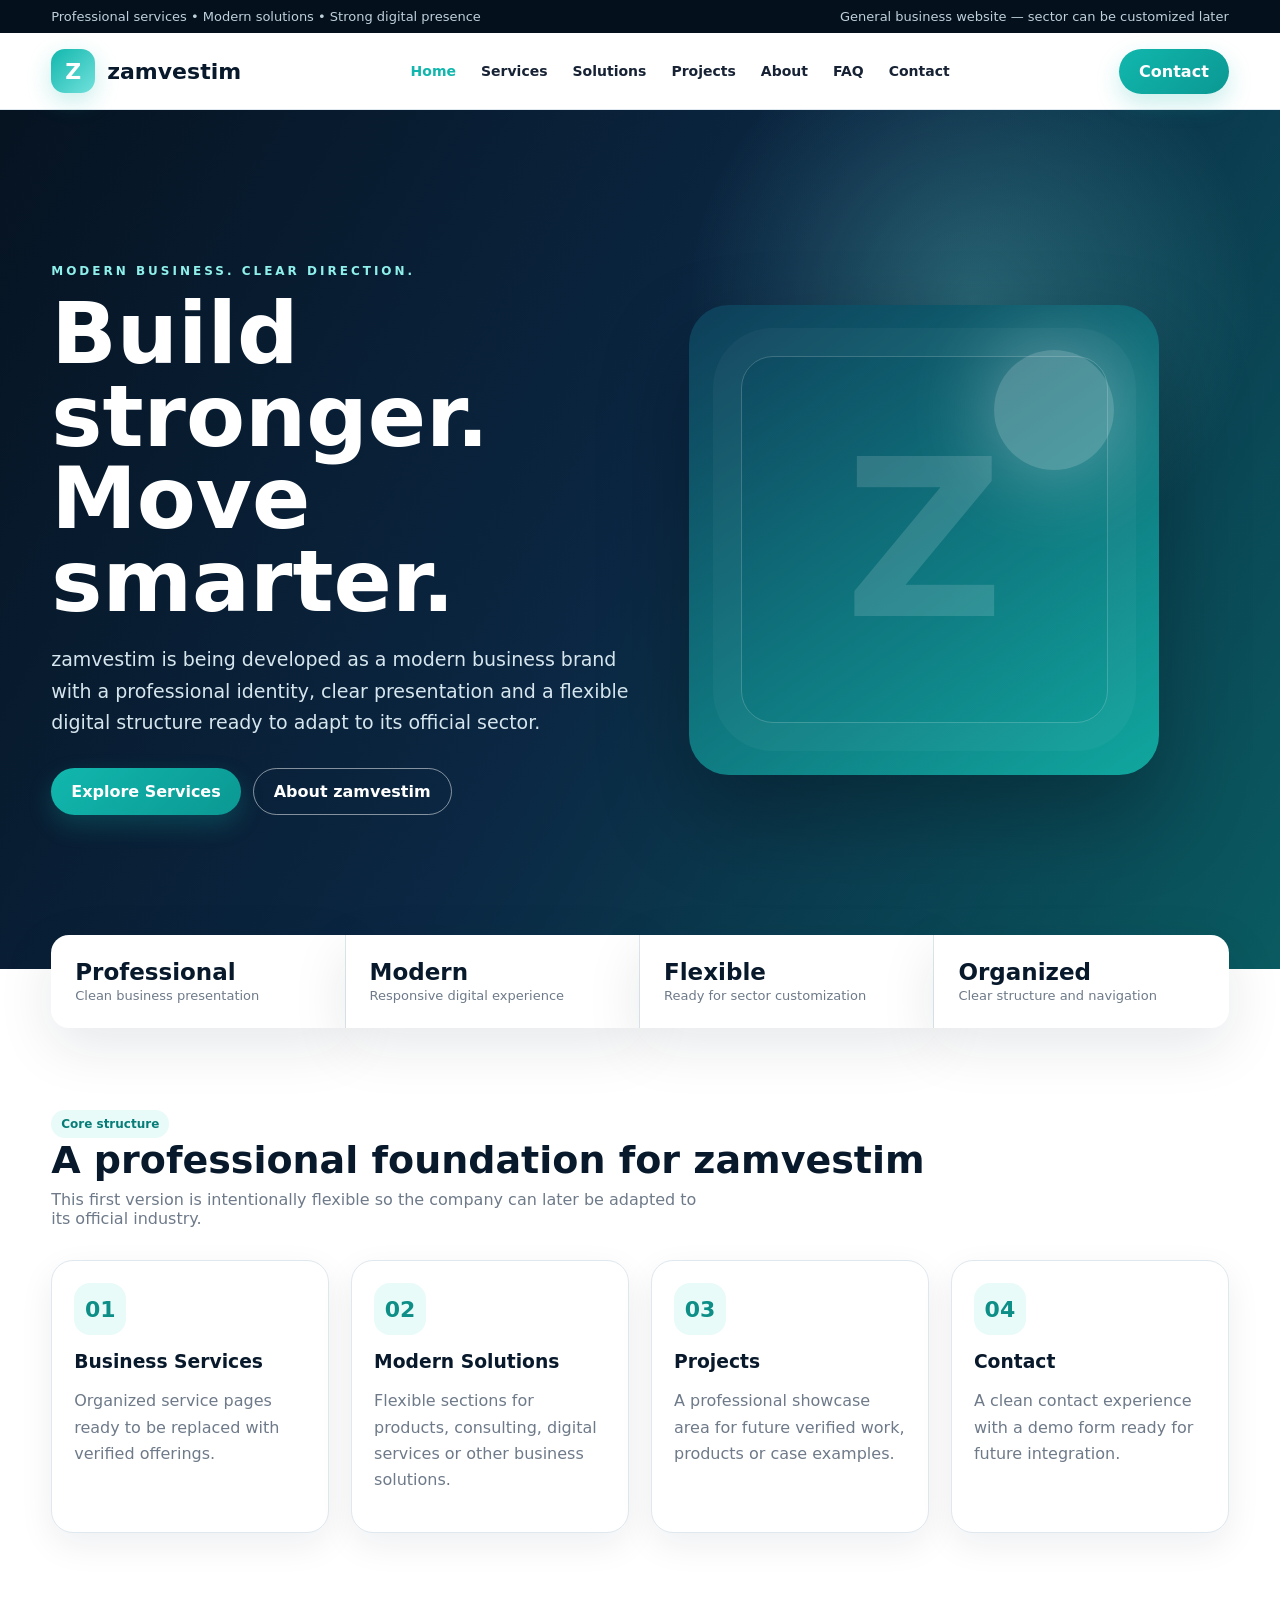
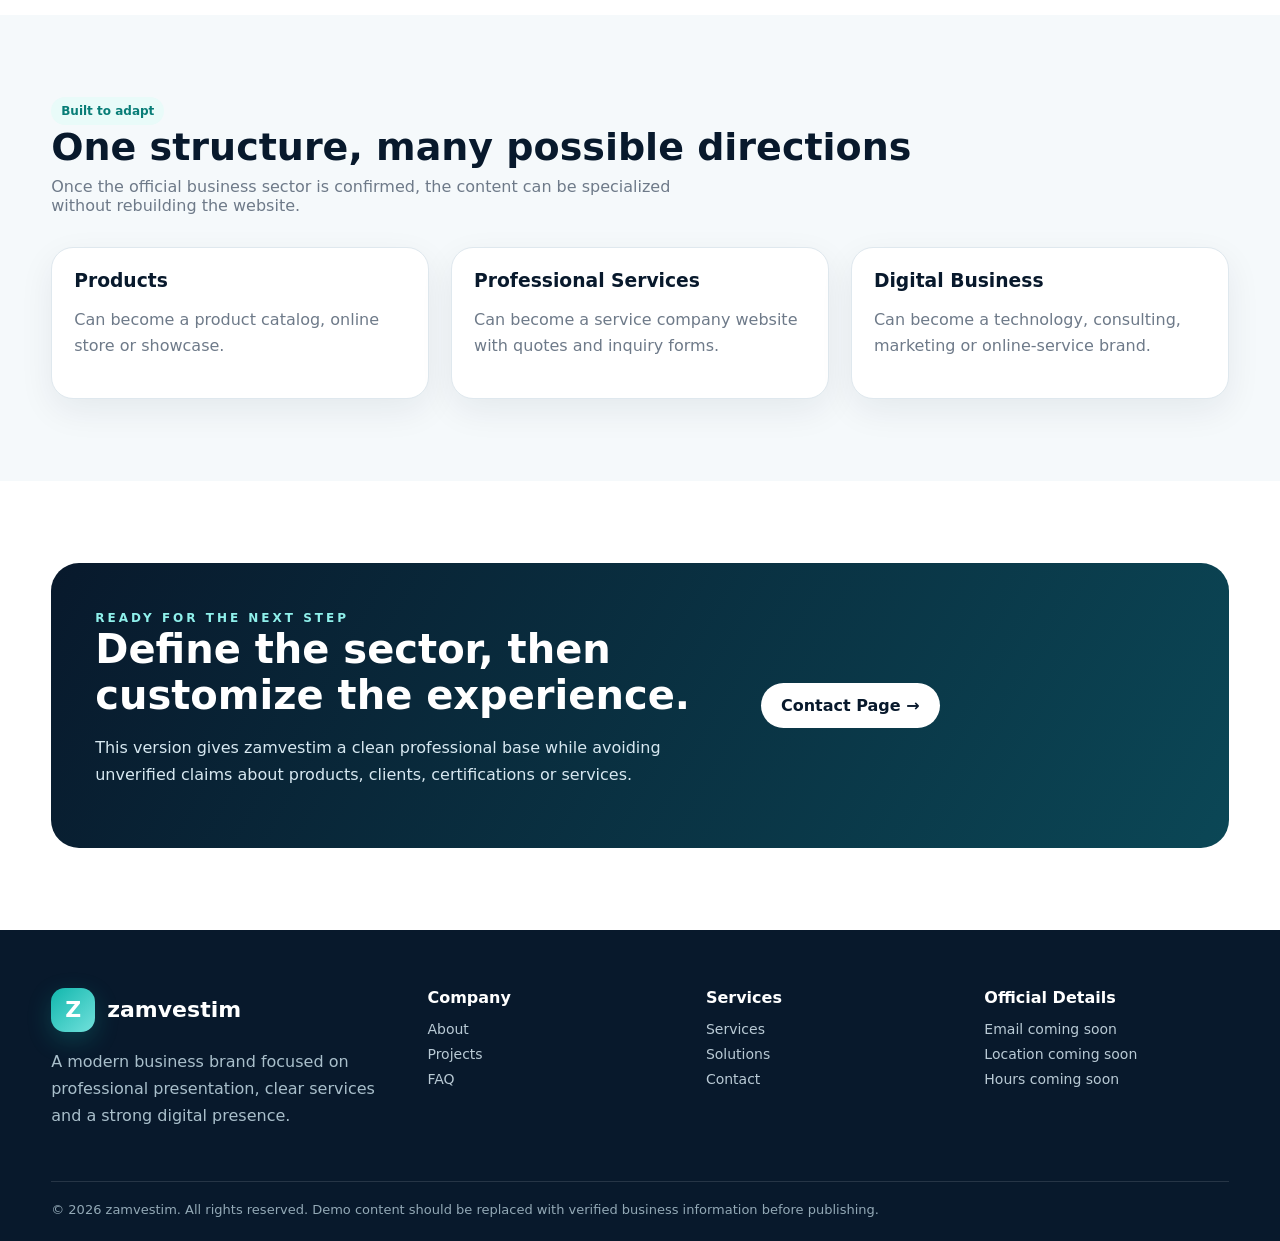
<file: index.html>
<!doctype html><html lang="en"><head><meta charset="utf-8"><meta name="viewport" content="width=device-width,initial-scale=1"><title>Home | zamvestim</title><meta name="description" content="zamvestim modern business services and professional solutions."><link rel="icon" href="favicon.svg"><link rel="stylesheet" href="styles.css"></head><body>
<div class="topbar"><div class="container"><span>Professional services • Modern solutions • Strong digital presence</span><span>General business website — sector can be customized later</span></div></div>
<header><div class="container nav">
<a class="brand" href="index.html"><span class="logo">Z</span> zamvestim</a>
<nav><a class="active" href="index.html">Home</a><a class="" href="services.html">Services</a><a class="" href="solutions.html">Solutions</a><a class="" href="projects.html">Projects</a><a class="" href="about.html">About</a><a class="" href="faq.html">FAQ</a><a class="" href="contact.html">Contact</a></nav>
<a class="btn btn-primary" href="contact.html">Contact</a>
</div></header>
<section class="hero"><div class="container wrap">
<div><div class="eyebrow">Modern business. Clear direction.</div><h1>Build stronger.<br>Move smarter.</h1><p>zamvestim is being developed as a modern business brand with a professional identity, clear presentation and a flexible digital structure ready to adapt to its official sector.</p>
<div class="hero-actions"><a class="btn btn-primary" href="services.html">Explore Services</a><a class="btn btn-outline" href="about.html">About zamvestim</a></div></div>
<div class="visual"><div class="orb"></div></div></div></section>
<div class="container stats"><div class="stat"><strong>Professional</strong><span>Clean business presentation</span></div><div class="stat"><strong>Modern</strong><span>Responsive digital experience</span></div><div class="stat"><strong>Flexible</strong><span>Ready for sector customization</span></div><div class="stat"><strong>Organized</strong><span>Clear structure and navigation</span></div></div>
<section><div class="container"><div class="section-head"><div><span class="tag">Core structure</span><h2>A professional foundation for zamvestim</h2><p>This first version is intentionally flexible so the company can later be adapted to its official industry.</p></div></div>
<div class="grid grid-4">
<div class="card"><div class="card-body"><div class="icon">01</div><h3>Business Services</h3><p>Organized service pages ready to be replaced with verified offerings.</p></div></div>
<div class="card"><div class="card-body"><div class="icon">02</div><h3>Modern Solutions</h3><p>Flexible sections for products, consulting, digital services or other business solutions.</p></div></div>
<div class="card"><div class="card-body"><div class="icon">03</div><h3>Projects</h3><p>A professional showcase area for future verified work, products or case examples.</p></div></div>
<div class="card"><div class="card-body"><div class="icon">04</div><h3>Contact</h3><p>A clean contact experience with a demo form ready for future integration.</p></div></div>
</div></div></section>
<section class="soft"><div class="container"><div class="section-head"><div><span class="tag">Built to adapt</span><h2>One structure, many possible directions</h2><p>Once the official business sector is confirmed, the content can be specialized without rebuilding the website.</p></div></div>
<div class="grid grid-3">
<div class="card"><div class="card-body"><h3>Products</h3><p>Can become a product catalog, online store or showcase.</p></div></div>
<div class="card"><div class="card-body"><h3>Professional Services</h3><p>Can become a service company website with quotes and inquiry forms.</p></div></div>
<div class="card"><div class="card-body"><h3>Digital Business</h3><p>Can become a technology, consulting, marketing or online-service brand.</p></div></div>
</div></div></section>
<section><div class="container"><div class="band"><div><span class="eyebrow">Ready for the next step</span><h2>Define the sector, then customize the experience.</h2><p>This version gives zamvestim a clean professional base while avoiding unverified claims about products, clients, certifications or services.</p></div><div><a class="btn btn-light" href="contact.html">Contact Page →</a></div></div></div></section>

<footer><div class="container"><div class="footer-grid">
<div><div class="brand" style="color:#fff"><span class="logo">Z</span> zamvestim</div><p style="color:#a9bfcb;line-height:1.7;max-width:360px">A modern business brand focused on professional presentation, clear services and a strong digital presence.</p></div>
<div><h4>Company</h4><a href="about.html">About</a><a href="projects.html">Projects</a><a href="faq.html">FAQ</a></div>
<div><h4>Services</h4><a href="services.html">Services</a><a href="solutions.html">Solutions</a><a href="contact.html">Contact</a></div>
<div><h4>Official Details</h4><a href="#">Email coming soon</a><a href="#">Location coming soon</a><a href="#">Hours coming soon</a></div>
</div><div class="copyright">© 2026 zamvestim. All rights reserved. Demo content should be replaced with verified business information before publishing.</div></div></footer><script src="script.js"></script></body></html>
</file>
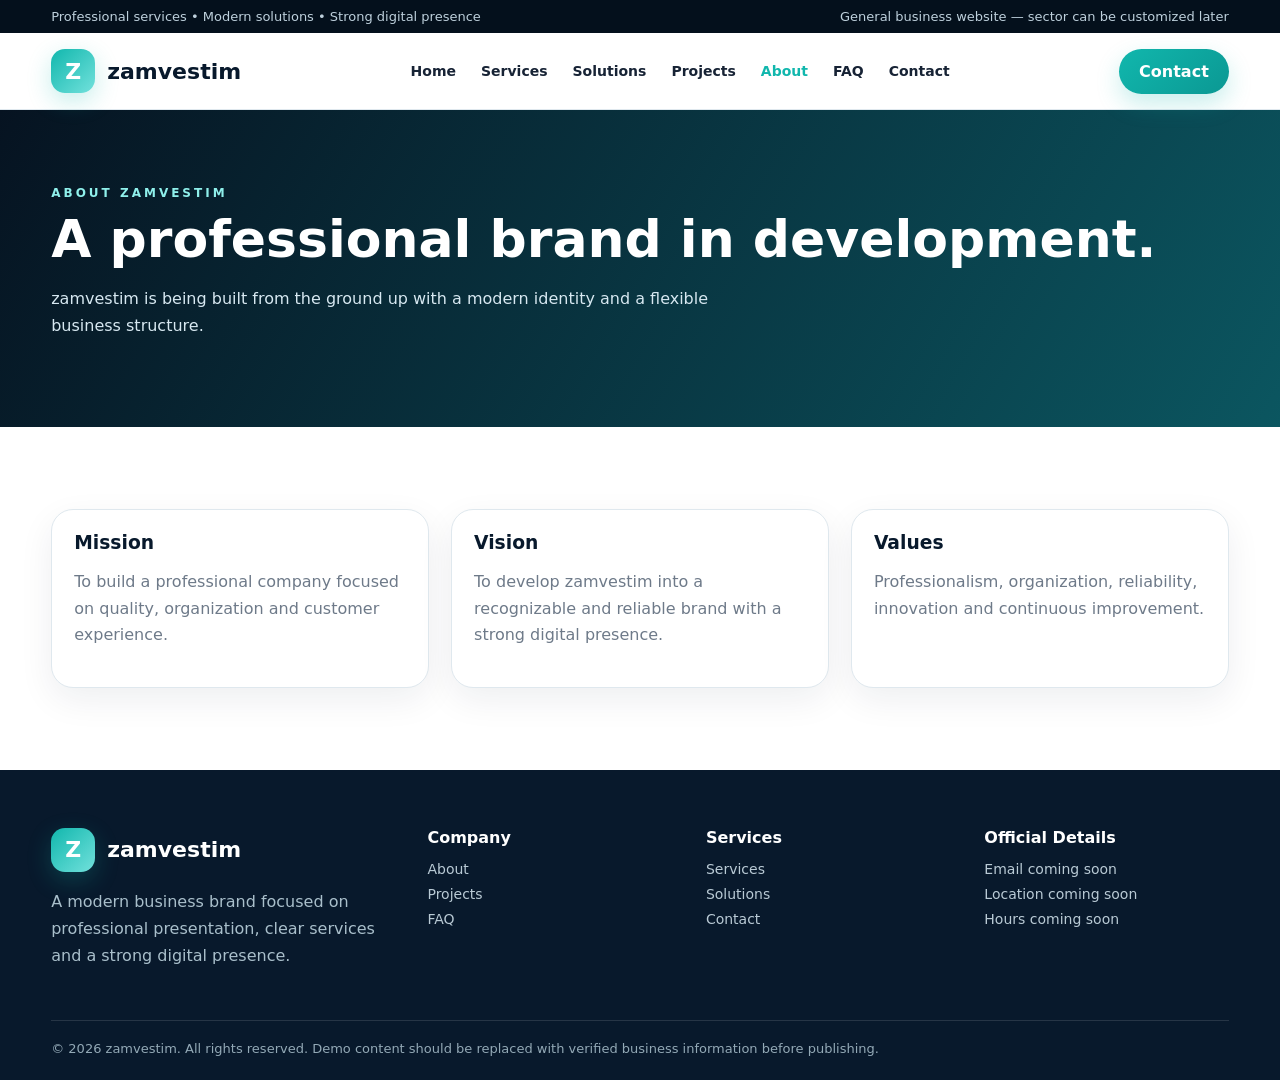
<file: about.html>
<!doctype html><html lang="en"><head><meta charset="utf-8"><meta name="viewport" content="width=device-width,initial-scale=1"><title>About | zamvestim</title><meta name="description" content="zamvestim modern business services and professional solutions."><link rel="icon" href="favicon.svg"><link rel="stylesheet" href="styles.css"></head><body>
<div class="topbar"><div class="container"><span>Professional services • Modern solutions • Strong digital presence</span><span>General business website — sector can be customized later</span></div></div>
<header><div class="container nav">
<a class="brand" href="index.html"><span class="logo">Z</span> zamvestim</a>
<nav><a class="" href="index.html">Home</a><a class="" href="services.html">Services</a><a class="" href="solutions.html">Solutions</a><a class="" href="projects.html">Projects</a><a class="active" href="about.html">About</a><a class="" href="faq.html">FAQ</a><a class="" href="contact.html">Contact</a></nav>
<a class="btn btn-primary" href="contact.html">Contact</a>
</div></header>
<section class="page-hero"><div class="container"><span class="eyebrow">About zamvestim</span><h1>A professional brand in development.</h1><p>zamvestim is being built from the ground up with a modern identity and a flexible business structure.</p></div></section>
<section><div class="container"><div class="grid grid-3">
<div class="card"><div class="card-body"><h3>Mission</h3><p>To build a professional company focused on quality, organization and customer experience.</p></div></div>
<div class="card"><div class="card-body"><h3>Vision</h3><p>To develop zamvestim into a recognizable and reliable brand with a strong digital presence.</p></div></div>
<div class="card"><div class="card-body"><h3>Values</h3><p>Professionalism, organization, reliability, innovation and continuous improvement.</p></div></div>
</div></div></section>

<footer><div class="container"><div class="footer-grid">
<div><div class="brand" style="color:#fff"><span class="logo">Z</span> zamvestim</div><p style="color:#a9bfcb;line-height:1.7;max-width:360px">A modern business brand focused on professional presentation, clear services and a strong digital presence.</p></div>
<div><h4>Company</h4><a href="about.html">About</a><a href="projects.html">Projects</a><a href="faq.html">FAQ</a></div>
<div><h4>Services</h4><a href="services.html">Services</a><a href="solutions.html">Solutions</a><a href="contact.html">Contact</a></div>
<div><h4>Official Details</h4><a href="#">Email coming soon</a><a href="#">Location coming soon</a><a href="#">Hours coming soon</a></div>
</div><div class="copyright">© 2026 zamvestim. All rights reserved. Demo content should be replaced with verified business information before publishing.</div></div></footer><script src="script.js"></script></body></html>
</file>
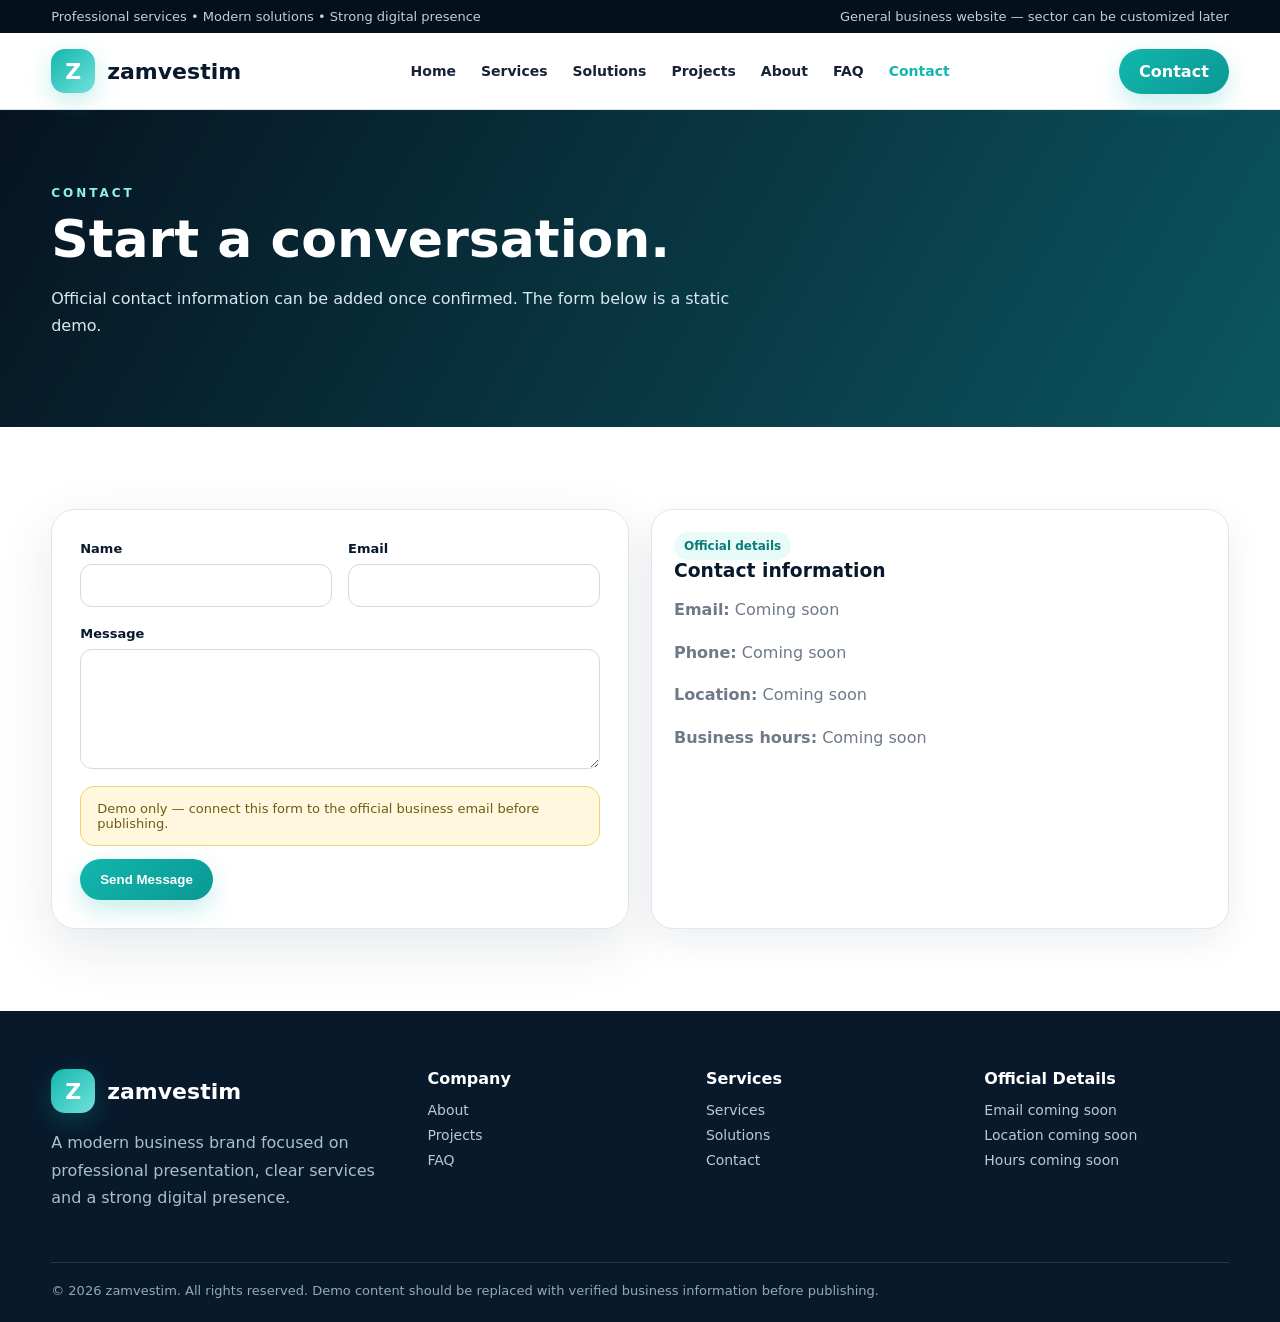
<file: contact.html>
<!doctype html><html lang="en"><head><meta charset="utf-8"><meta name="viewport" content="width=device-width,initial-scale=1"><title>Contact | zamvestim</title><meta name="description" content="zamvestim modern business services and professional solutions."><link rel="icon" href="favicon.svg"><link rel="stylesheet" href="styles.css"></head><body>
<div class="topbar"><div class="container"><span>Professional services • Modern solutions • Strong digital presence</span><span>General business website — sector can be customized later</span></div></div>
<header><div class="container nav">
<a class="brand" href="index.html"><span class="logo">Z</span> zamvestim</a>
<nav><a class="" href="index.html">Home</a><a class="" href="services.html">Services</a><a class="" href="solutions.html">Solutions</a><a class="" href="projects.html">Projects</a><a class="" href="about.html">About</a><a class="" href="faq.html">FAQ</a><a class="active" href="contact.html">Contact</a></nav>
<a class="btn btn-primary" href="contact.html">Contact</a>
</div></header>
<section class="page-hero"><div class="container"><span class="eyebrow">Contact</span><h1>Start a conversation.</h1><p>Official contact information can be added once confirmed. The form below is a static demo.</p></div></section>
<section><div class="container"><div class="grid grid-2">
<form class="form-card" data-demo-form><div class="form-grid"><div><label>Name<input required></label></div><div><label>Email<input type="email" required></label></div></div><div style="margin-top:16px"><label>Message<textarea required></textarea></label></div><p class="notice">Demo only — connect this form to the official business email before publishing.</p><button class="btn btn-primary" type="submit">Send Message</button></form>
<div class="card"><div class="card-body"><span class="tag">Official details</span><h3>Contact information</h3><p><strong>Email:</strong> Coming soon</p><p><strong>Phone:</strong> Coming soon</p><p><strong>Location:</strong> Coming soon</p><p><strong>Business hours:</strong> Coming soon</p></div></div>
</div></div></section>

<footer><div class="container"><div class="footer-grid">
<div><div class="brand" style="color:#fff"><span class="logo">Z</span> zamvestim</div><p style="color:#a9bfcb;line-height:1.7;max-width:360px">A modern business brand focused on professional presentation, clear services and a strong digital presence.</p></div>
<div><h4>Company</h4><a href="about.html">About</a><a href="projects.html">Projects</a><a href="faq.html">FAQ</a></div>
<div><h4>Services</h4><a href="services.html">Services</a><a href="solutions.html">Solutions</a><a href="contact.html">Contact</a></div>
<div><h4>Official Details</h4><a href="#">Email coming soon</a><a href="#">Location coming soon</a><a href="#">Hours coming soon</a></div>
</div><div class="copyright">© 2026 zamvestim. All rights reserved. Demo content should be replaced with verified business information before publishing.</div></div></footer><script src="script.js"></script></body></html>
</file>
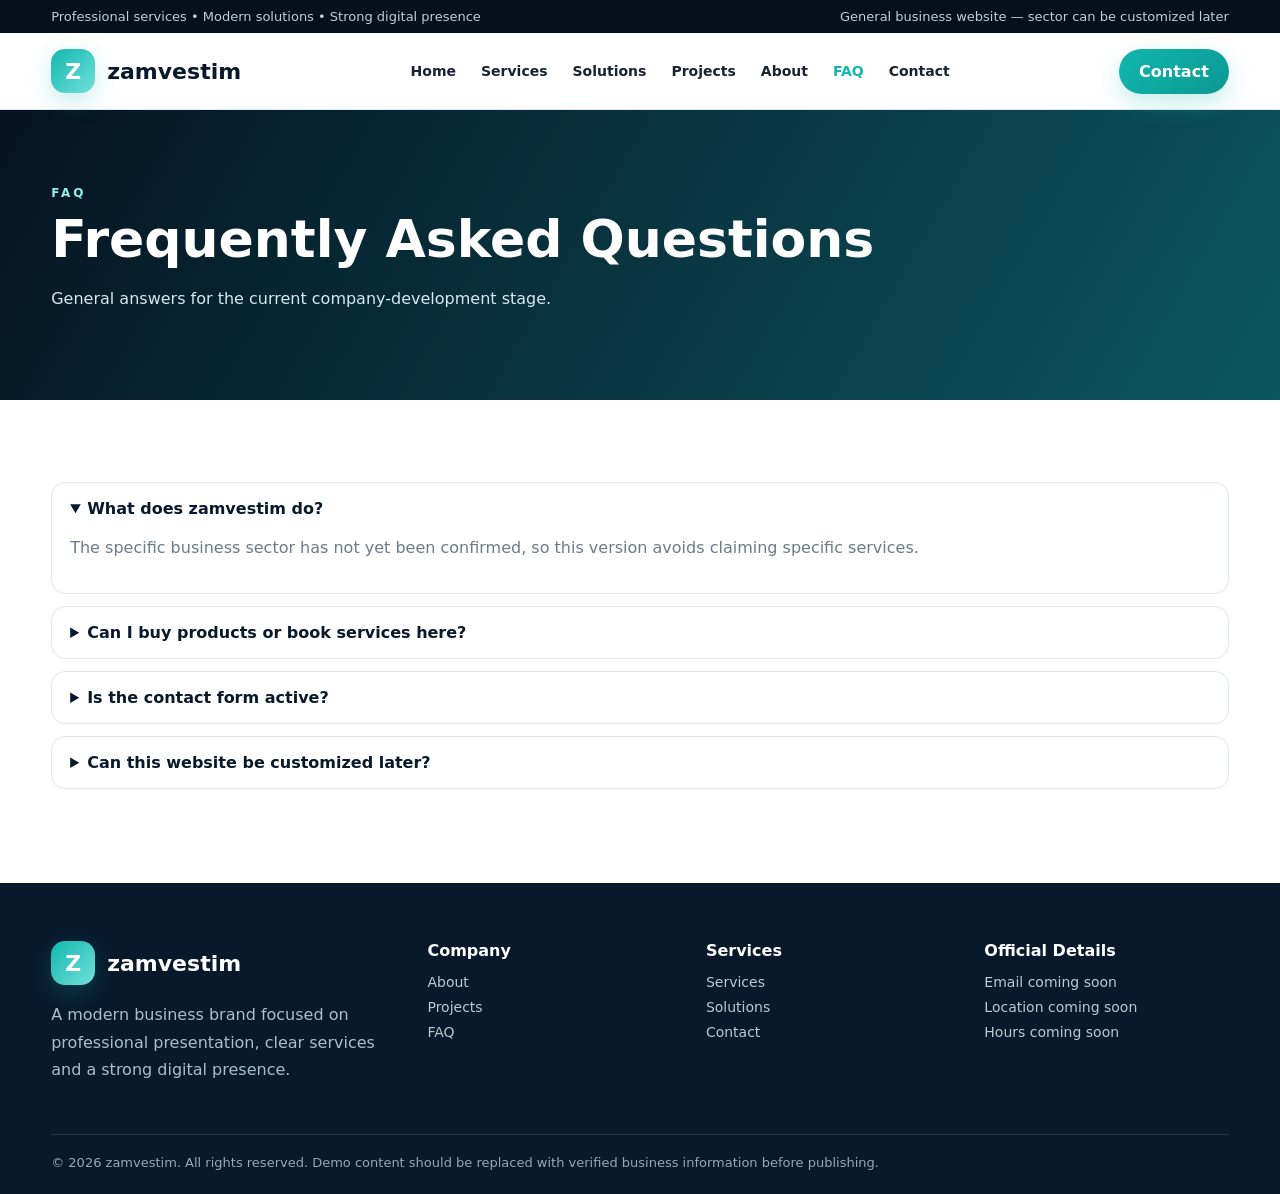
<file: faq.html>
<!doctype html><html lang="en"><head><meta charset="utf-8"><meta name="viewport" content="width=device-width,initial-scale=1"><title>FAQ | zamvestim</title><meta name="description" content="zamvestim modern business services and professional solutions."><link rel="icon" href="favicon.svg"><link rel="stylesheet" href="styles.css"></head><body>
<div class="topbar"><div class="container"><span>Professional services • Modern solutions • Strong digital presence</span><span>General business website — sector can be customized later</span></div></div>
<header><div class="container nav">
<a class="brand" href="index.html"><span class="logo">Z</span> zamvestim</a>
<nav><a class="" href="index.html">Home</a><a class="" href="services.html">Services</a><a class="" href="solutions.html">Solutions</a><a class="" href="projects.html">Projects</a><a class="" href="about.html">About</a><a class="active" href="faq.html">FAQ</a><a class="" href="contact.html">Contact</a></nav>
<a class="btn btn-primary" href="contact.html">Contact</a>
</div></header>
<section class="page-hero"><div class="container"><span class="eyebrow">FAQ</span><h1>Frequently Asked Questions</h1><p>General answers for the current company-development stage.</p></div></section>
<section><div class="container faq">
<details open><summary>What does zamvestim do?</summary><p>The specific business sector has not yet been confirmed, so this version avoids claiming specific services.</p></details>
<details><summary>Can I buy products or book services here?</summary><p>Not yet. The current website is a static company presentation.</p></details>
<details><summary>Is the contact form active?</summary><p>No. It is a visual demo until connected to an official email or backend.</p></details>
<details><summary>Can this website be customized later?</summary><p>Yes. The structure was intentionally created so the sector, services, colors, products and pages can be specialized later.</p></details>
</div></section>

<footer><div class="container"><div class="footer-grid">
<div><div class="brand" style="color:#fff"><span class="logo">Z</span> zamvestim</div><p style="color:#a9bfcb;line-height:1.7;max-width:360px">A modern business brand focused on professional presentation, clear services and a strong digital presence.</p></div>
<div><h4>Company</h4><a href="about.html">About</a><a href="projects.html">Projects</a><a href="faq.html">FAQ</a></div>
<div><h4>Services</h4><a href="services.html">Services</a><a href="solutions.html">Solutions</a><a href="contact.html">Contact</a></div>
<div><h4>Official Details</h4><a href="#">Email coming soon</a><a href="#">Location coming soon</a><a href="#">Hours coming soon</a></div>
</div><div class="copyright">© 2026 zamvestim. All rights reserved. Demo content should be replaced with verified business information before publishing.</div></div></footer><script src="script.js"></script></body></html>
</file>
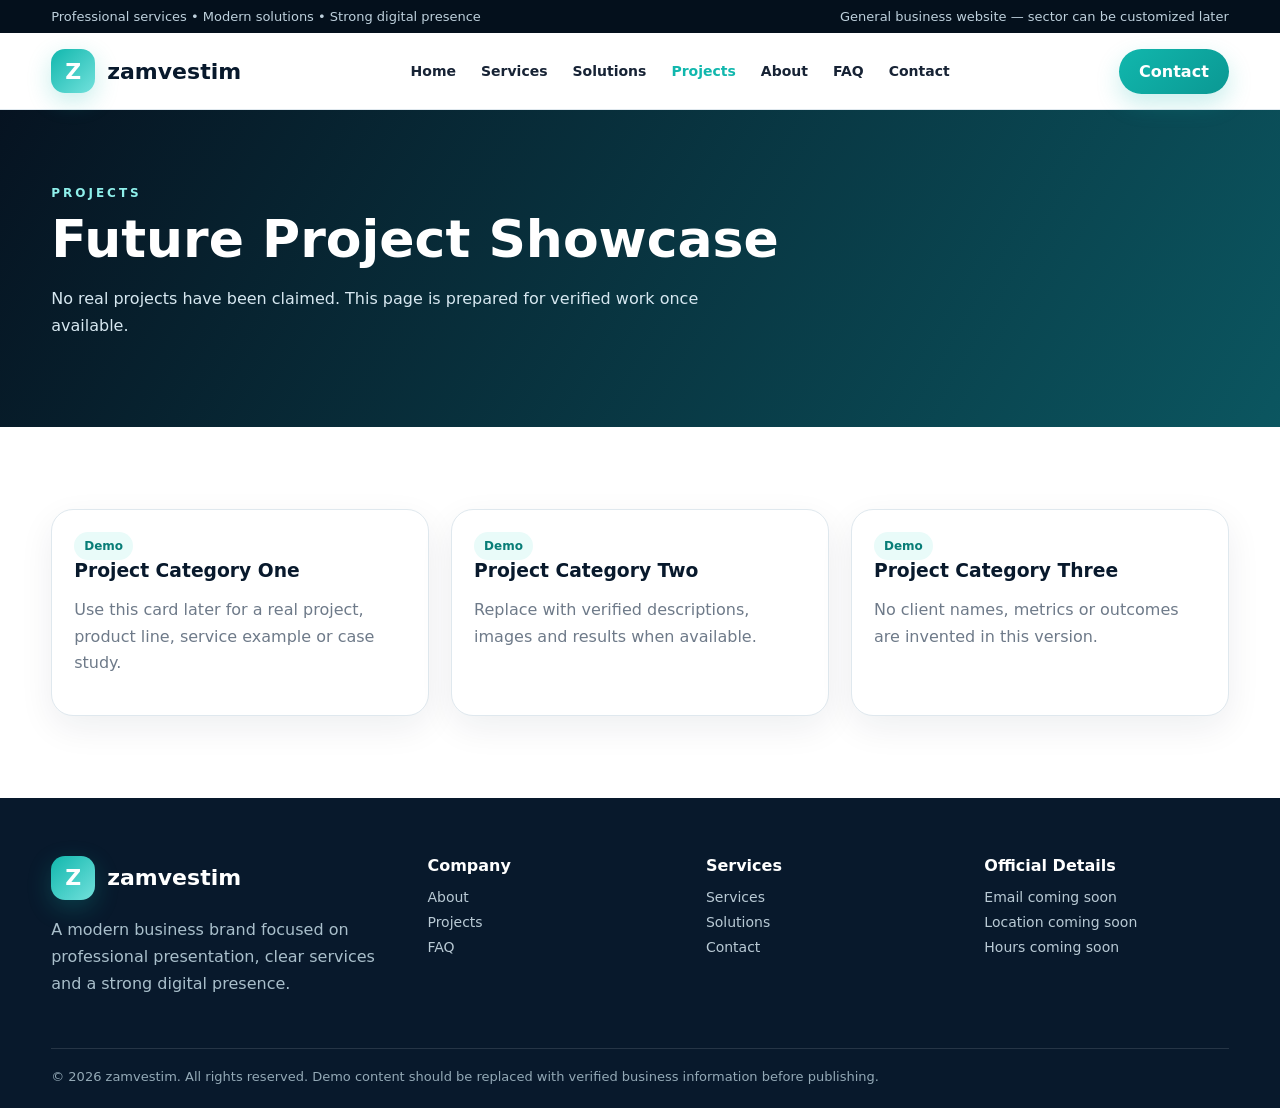
<file: projects.html>
<!doctype html><html lang="en"><head><meta charset="utf-8"><meta name="viewport" content="width=device-width,initial-scale=1"><title>Projects | zamvestim</title><meta name="description" content="zamvestim modern business services and professional solutions."><link rel="icon" href="favicon.svg"><link rel="stylesheet" href="styles.css"></head><body>
<div class="topbar"><div class="container"><span>Professional services • Modern solutions • Strong digital presence</span><span>General business website — sector can be customized later</span></div></div>
<header><div class="container nav">
<a class="brand" href="index.html"><span class="logo">Z</span> zamvestim</a>
<nav><a class="" href="index.html">Home</a><a class="" href="services.html">Services</a><a class="" href="solutions.html">Solutions</a><a class="active" href="projects.html">Projects</a><a class="" href="about.html">About</a><a class="" href="faq.html">FAQ</a><a class="" href="contact.html">Contact</a></nav>
<a class="btn btn-primary" href="contact.html">Contact</a>
</div></header>
<section class="page-hero"><div class="container"><span class="eyebrow">Projects</span><h1>Future Project Showcase</h1><p>No real projects have been claimed. This page is prepared for verified work once available.</p></div></section>
<section><div class="container"><div class="grid grid-3">
<div class="card"><div class="card-body"><span class="tag">Demo</span><h3>Project Category One</h3><p>Use this card later for a real project, product line, service example or case study.</p></div></div>
<div class="card"><div class="card-body"><span class="tag">Demo</span><h3>Project Category Two</h3><p>Replace with verified descriptions, images and results when available.</p></div></div>
<div class="card"><div class="card-body"><span class="tag">Demo</span><h3>Project Category Three</h3><p>No client names, metrics or outcomes are invented in this version.</p></div></div>
</div></div></section>

<footer><div class="container"><div class="footer-grid">
<div><div class="brand" style="color:#fff"><span class="logo">Z</span> zamvestim</div><p style="color:#a9bfcb;line-height:1.7;max-width:360px">A modern business brand focused on professional presentation, clear services and a strong digital presence.</p></div>
<div><h4>Company</h4><a href="about.html">About</a><a href="projects.html">Projects</a><a href="faq.html">FAQ</a></div>
<div><h4>Services</h4><a href="services.html">Services</a><a href="solutions.html">Solutions</a><a href="contact.html">Contact</a></div>
<div><h4>Official Details</h4><a href="#">Email coming soon</a><a href="#">Location coming soon</a><a href="#">Hours coming soon</a></div>
</div><div class="copyright">© 2026 zamvestim. All rights reserved. Demo content should be replaced with verified business information before publishing.</div></div></footer><script src="script.js"></script></body></html>
</file>
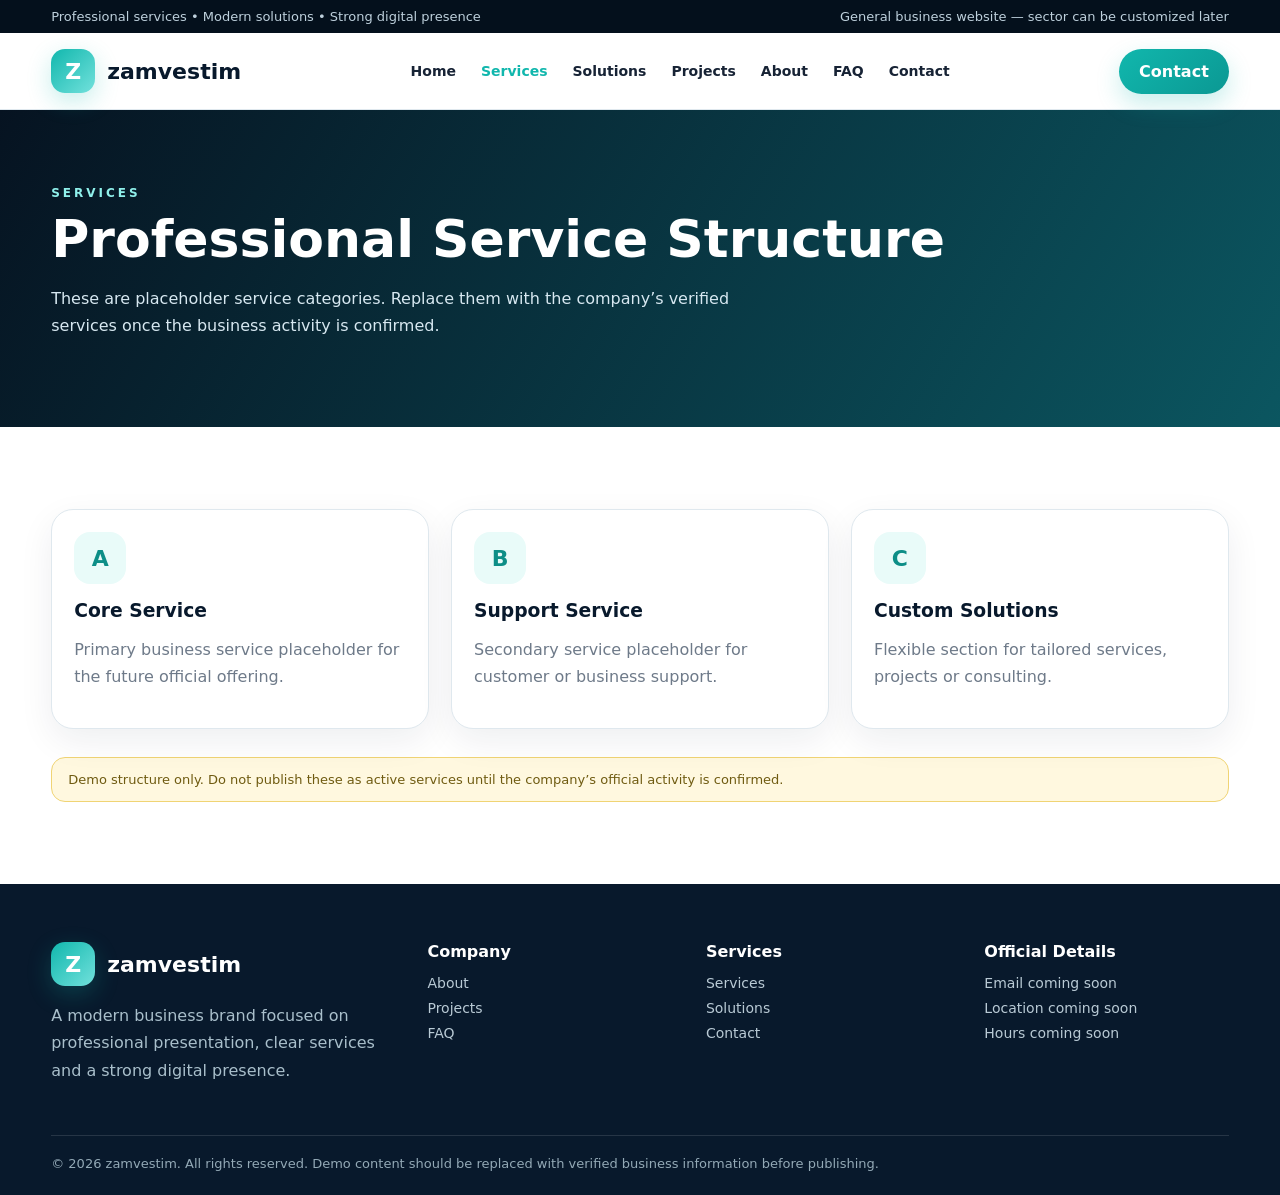
<file: services.html>
<!doctype html><html lang="en"><head><meta charset="utf-8"><meta name="viewport" content="width=device-width,initial-scale=1"><title>Services | zamvestim</title><meta name="description" content="zamvestim modern business services and professional solutions."><link rel="icon" href="favicon.svg"><link rel="stylesheet" href="styles.css"></head><body>
<div class="topbar"><div class="container"><span>Professional services • Modern solutions • Strong digital presence</span><span>General business website — sector can be customized later</span></div></div>
<header><div class="container nav">
<a class="brand" href="index.html"><span class="logo">Z</span> zamvestim</a>
<nav><a class="" href="index.html">Home</a><a class="active" href="services.html">Services</a><a class="" href="solutions.html">Solutions</a><a class="" href="projects.html">Projects</a><a class="" href="about.html">About</a><a class="" href="faq.html">FAQ</a><a class="" href="contact.html">Contact</a></nav>
<a class="btn btn-primary" href="contact.html">Contact</a>
</div></header>
<section class="page-hero"><div class="container"><span class="eyebrow">Services</span><h1>Professional Service Structure</h1><p>These are placeholder service categories. Replace them with the company’s verified services once the business activity is confirmed.</p></div></section>
<section><div class="container"><div class="grid grid-3">
<div class="card"><div class="card-body"><div class="icon">A</div><h3>Core Service</h3><p>Primary business service placeholder for the future official offering.</p></div></div>
<div class="card"><div class="card-body"><div class="icon">B</div><h3>Support Service</h3><p>Secondary service placeholder for customer or business support.</p></div></div>
<div class="card"><div class="card-body"><div class="icon">C</div><h3>Custom Solutions</h3><p>Flexible section for tailored services, projects or consulting.</p></div></div>
</div><div class="notice" style="margin-top:28px">Demo structure only. Do not publish these as active services until the company’s official activity is confirmed.</div></div></section>

<footer><div class="container"><div class="footer-grid">
<div><div class="brand" style="color:#fff"><span class="logo">Z</span> zamvestim</div><p style="color:#a9bfcb;line-height:1.7;max-width:360px">A modern business brand focused on professional presentation, clear services and a strong digital presence.</p></div>
<div><h4>Company</h4><a href="about.html">About</a><a href="projects.html">Projects</a><a href="faq.html">FAQ</a></div>
<div><h4>Services</h4><a href="services.html">Services</a><a href="solutions.html">Solutions</a><a href="contact.html">Contact</a></div>
<div><h4>Official Details</h4><a href="#">Email coming soon</a><a href="#">Location coming soon</a><a href="#">Hours coming soon</a></div>
</div><div class="copyright">© 2026 zamvestim. All rights reserved. Demo content should be replaced with verified business information before publishing.</div></div></footer><script src="script.js"></script></body></html>
</file>
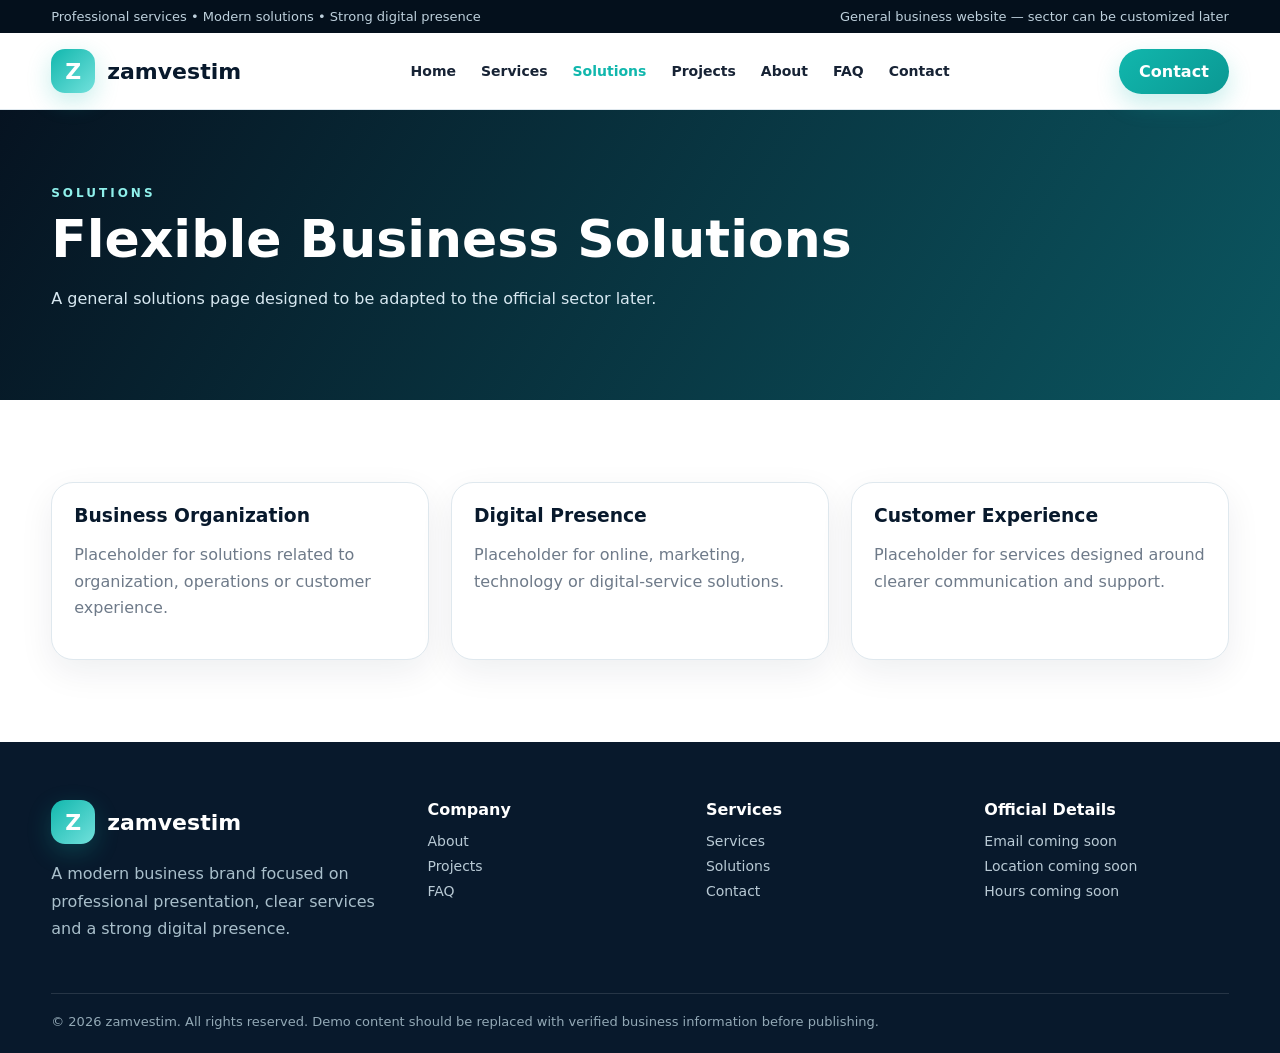
<file: solutions.html>
<!doctype html><html lang="en"><head><meta charset="utf-8"><meta name="viewport" content="width=device-width,initial-scale=1"><title>Solutions | zamvestim</title><meta name="description" content="zamvestim modern business services and professional solutions."><link rel="icon" href="favicon.svg"><link rel="stylesheet" href="styles.css"></head><body>
<div class="topbar"><div class="container"><span>Professional services • Modern solutions • Strong digital presence</span><span>General business website — sector can be customized later</span></div></div>
<header><div class="container nav">
<a class="brand" href="index.html"><span class="logo">Z</span> zamvestim</a>
<nav><a class="" href="index.html">Home</a><a class="" href="services.html">Services</a><a class="active" href="solutions.html">Solutions</a><a class="" href="projects.html">Projects</a><a class="" href="about.html">About</a><a class="" href="faq.html">FAQ</a><a class="" href="contact.html">Contact</a></nav>
<a class="btn btn-primary" href="contact.html">Contact</a>
</div></header>
<section class="page-hero"><div class="container"><span class="eyebrow">Solutions</span><h1>Flexible Business Solutions</h1><p>A general solutions page designed to be adapted to the official sector later.</p></div></section>
<section><div class="container"><div class="grid grid-3">
<div class="card"><div class="card-body"><h3>Business Organization</h3><p>Placeholder for solutions related to organization, operations or customer experience.</p></div></div>
<div class="card"><div class="card-body"><h3>Digital Presence</h3><p>Placeholder for online, marketing, technology or digital-service solutions.</p></div></div>
<div class="card"><div class="card-body"><h3>Customer Experience</h3><p>Placeholder for services designed around clearer communication and support.</p></div></div>
</div></div></section>

<footer><div class="container"><div class="footer-grid">
<div><div class="brand" style="color:#fff"><span class="logo">Z</span> zamvestim</div><p style="color:#a9bfcb;line-height:1.7;max-width:360px">A modern business brand focused on professional presentation, clear services and a strong digital presence.</p></div>
<div><h4>Company</h4><a href="about.html">About</a><a href="projects.html">Projects</a><a href="faq.html">FAQ</a></div>
<div><h4>Services</h4><a href="services.html">Services</a><a href="solutions.html">Solutions</a><a href="contact.html">Contact</a></div>
<div><h4>Official Details</h4><a href="#">Email coming soon</a><a href="#">Location coming soon</a><a href="#">Hours coming soon</a></div>
</div><div class="copyright">© 2026 zamvestim. All rights reserved. Demo content should be replaced with verified business information before publishing.</div></div></footer><script src="script.js"></script></body></html>
</file>
<file: styles.css>
:root{
  --navy:#08192c;
  --navy2:#0d2846;
  --teal:#11b7ad;
  --cyan:#72e1dc;
  --white:#ffffff;
  --ink:#172335;
  --muted:#6e7a89;
  --soft:#f5f9fb;
  --line:#dfe8ee;
  --shadow:0 18px 55px rgba(7,29,50,.10);
}
*{box-sizing:border-box}
html{scroll-behavior:smooth}
body{margin:0;font-family:Inter,ui-sans-serif,system-ui,-apple-system,Segoe UI,Roboto,Arial,sans-serif;color:var(--ink);background:#fff}
a{text-decoration:none;color:inherit}
.container{width:min(1180px,92%);margin:auto}
.topbar{background:#04101c;color:#bed0dc;font-size:13px;padding:9px 0}
.topbar .container{display:flex;justify-content:space-between;gap:16px;flex-wrap:wrap}
header{position:sticky;top:0;z-index:20;background:rgba(255,255,255,.96);backdrop-filter:blur(12px);border-bottom:1px solid var(--line)}
.nav{min-height:76px;display:flex;align-items:center;justify-content:space-between;gap:20px}
.brand{display:flex;align-items:center;gap:12px;font-size:22px;font-weight:900;color:var(--navy)}
.logo{width:44px;height:44px;border-radius:14px;background:linear-gradient(135deg,var(--teal),var(--cyan));display:grid;place-items:center;color:#fff;font-weight:900;box-shadow:0 8px 24px rgba(17,183,173,.24)}
nav{display:flex;gap:25px;font-size:14px;font-weight:700}
nav a:hover,nav a.active{color:var(--teal)}
.btn{display:inline-flex;align-items:center;justify-content:center;gap:8px;border:0;border-radius:999px;padding:13px 20px;font-weight:850;cursor:pointer;transition:.2s}
.btn-primary{background:linear-gradient(135deg,var(--teal),#0b9893);color:#fff;box-shadow:0 10px 25px rgba(17,183,173,.23)}
.btn-dark{background:var(--navy);color:#fff}
.btn-light{background:#fff;color:var(--navy)}
.btn-outline{border:1px solid rgba(255,255,255,.5);color:#fff;background:transparent}
.hero{background:
radial-gradient(circle at 76% 22%,rgba(114,225,220,.28),transparent 24%),
linear-gradient(120deg,#061321 0%,#0b2743 50%,#0a5b61 100%);
color:#fff;overflow:hidden}
.hero .wrap{min-height:620px;display:grid;grid-template-columns:1.05fr .95fr;align-items:center;gap:42px;padding:72px 0}
.eyebrow{font-size:12px;letter-spacing:3px;text-transform:uppercase;font-weight:900;color:#8ff0eb}
.hero h1{font-size:clamp(50px,7vw,86px);line-height:.96;margin:14px 0 22px;max-width:800px}
.hero p{font-size:19px;line-height:1.65;color:#d6e6ee;max-width:690px}
.hero-actions{display:flex;gap:12px;flex-wrap:wrap;margin-top:30px}
.visual{position:relative;width:min(470px,100%);aspect-ratio:1;border-radius:40px;background:
linear-gradient(145deg,#0e3e59,#10a79f);box-shadow:0 40px 90px rgba(0,0,0,.28);overflow:hidden}
.visual:before{content:"";position:absolute;inset:11%;border-radius:32px;border:1px solid rgba(255,255,255,.2);box-shadow:0 0 0 28px rgba(255,255,255,.035)}
.visual:after{content:"Z";position:absolute;inset:0;display:grid;place-items:center;font-size:220px;font-weight:900;color:rgba(255,255,255,.14)}
.orb{position:absolute;width:120px;height:120px;border-radius:50%;background:#fff4;right:45px;top:45px;box-shadow:0 0 90px #fff6}
.stats{display:grid;grid-template-columns:repeat(4,1fr);margin-top:-34px;position:relative;z-index:4}
.stat{background:#fff;padding:24px;border-right:1px solid var(--line);box-shadow:var(--shadow)}
.stat:first-child{border-radius:18px 0 0 18px}.stat:last-child{border-radius:0 18px 18px 0;border-right:0}
.stat strong{display:block;color:var(--navy);font-size:23px}.stat span{font-size:13px;color:var(--muted)}
section{padding:82px 0}.soft{background:var(--soft)}
.section-head{display:flex;justify-content:space-between;gap:24px;align-items:end;margin-bottom:32px}
.section-head h2{margin:0;color:var(--navy);font-size:38px}.section-head p{margin:8px 0 0;color:var(--muted);max-width:650px}
.grid{display:grid;gap:22px}.grid-2{grid-template-columns:repeat(2,1fr)}.grid-3{grid-template-columns:repeat(3,1fr)}.grid-4{grid-template-columns:repeat(4,1fr)}
.card{background:#fff;border:1px solid var(--line);border-radius:22px;overflow:hidden;box-shadow:0 12px 35px rgba(8,35,60,.07)}
.card-body{padding:22px}.card h3{margin:0 0 8px;color:var(--navy)}.card p{color:var(--muted);line-height:1.65}
.icon{width:52px;height:52px;border-radius:16px;background:#e9fbf9;color:#0d8e87;display:grid;place-items:center;font-size:22px;font-weight:900;margin-bottom:16px}
.tag{display:inline-block;padding:7px 10px;border-radius:999px;background:#e9fbf9;color:#087d77;font-size:12px;font-weight:850}
.band{background:linear-gradient(120deg,var(--navy),#0b4756);color:#fff;border-radius:28px;padding:44px;display:grid;grid-template-columns:1.2fr .8fr;gap:30px;align-items:center}
.band h2{font-size:40px;margin:0 0 12px}.band p{color:#d7e8f1;line-height:1.7}
.page-hero{background:linear-gradient(120deg,#061321,#0b5660);color:#fff;padding:72px 0}
.page-hero h1{font-size:52px;margin:8px 0 10px}.page-hero p{max-width:720px;color:#d7e8f1;line-height:1.7}
.form-card{background:#fff;border:1px solid var(--line);border-radius:24px;padding:28px;box-shadow:var(--shadow)}
.form-grid{display:grid;grid-template-columns:1fr 1fr;gap:16px}
label{font-size:13px;font-weight:750;color:var(--navy)}
input,select,textarea{width:100%;border:1px solid #cedbe4;border-radius:12px;padding:13px 14px;font:inherit;margin-top:7px;background:#fff}
textarea{min-height:120px;resize:vertical}
.notice{background:#fff8df;border:1px solid #f0d474;color:#6f5b11;border-radius:14px;padding:14px 16px;font-size:13px}
.faq details{border:1px solid var(--line);border-radius:14px;padding:16px 18px;background:#fff;margin-bottom:12px}
.faq summary{cursor:pointer;font-weight:800;color:var(--navy)}.faq p{color:var(--muted);line-height:1.7}
footer{background:var(--navy);color:#dce7ee;padding:58px 0 24px}
.footer-grid{display:grid;grid-template-columns:1.4fr repeat(3,1fr);gap:34px}
footer h4{color:#fff;margin:0 0 14px}footer a{display:block;color:#b9cad5;margin:9px 0;font-size:14px}
.copyright{border-top:1px solid rgba(255,255,255,.12);margin-top:35px;padding-top:20px;color:#93a9b6;font-size:13px}
@media(max-width:900px){nav{display:none}.hero .wrap{grid-template-columns:1fr}.visual{max-width:360px}.grid-4,.grid-3{grid-template-columns:1fr 1fr}.stats{grid-template-columns:1fr 1fr;margin-top:0}.band{grid-template-columns:1fr}.footer-grid{grid-template-columns:1fr 1fr}}
@media(max-width:620px){.grid-4,.grid-3,.grid-2,.form-grid,.stats,.footer-grid{grid-template-columns:1fr}.hero h1{font-size:52px}.section-head{align-items:start;flex-direction:column}.page-hero h1{font-size:40px}section{padding:64px 0}.nav .btn{display:none}}
</file>
